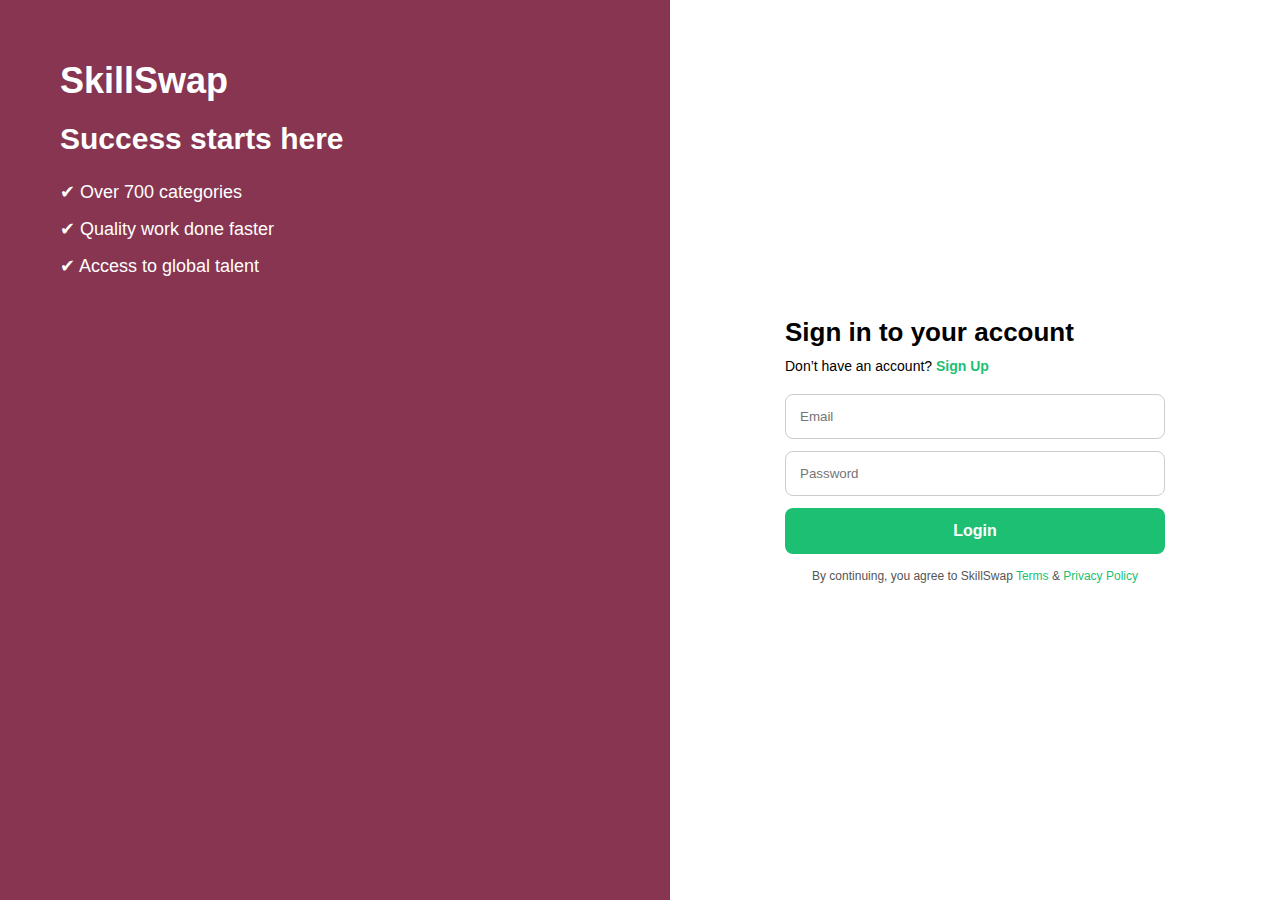
<file: public/login system.html>
<!DOCTYPE html>
<html lang="en">
<head>
<meta charset="UTF-8">
<title>SkillSwap | Login & Sign Up</title>
<meta name="viewport" content="width=device-width, initial-scale=1.0">

<style>
* {
    margin: 0;
    padding: 0;
    box-sizing: border-box;
    font-family: Arial, sans-serif;
}

.wrapper {
    display: flex;
    min-height: 100vh;
}

/* LEFT SECTION */
.left {
    flex: 1;
    background: linear-gradient(
        rgba(122, 31, 61, 0.9),
        rgba(122, 31, 61, 0.9)
    ),
    url("https://images.unsplash.com/photo-1522202176988-66273c2fd55f");
    background-size: cover;
    background-position: center;
    color: #fff;
    padding: 60px;
}

.left h1 {
    font-size: 36px;
    margin-bottom: 20px;
}

.left h2 {
    font-size: 30px;
    margin-bottom: 25px;
}

.left ul {
    list-style: none;
    font-size: 18px;
}

.left li {
    margin-bottom: 15px;
}

/* RIGHT SECTION */
.right {
    flex: 1;
    display: flex;
    justify-content: center;
    align-items: center;
    background: #fff;
    padding: 30px;
}

.box {
    width: 100%;
    max-width: 380px;
}

/* FORMS */
.form {
    display: none;
}

#login {
    display: block;
}

#signup:target {
    display: block;
}

#signup:target ~ #login {
    display: none;
}

/* INPUTS */
input {
    width: 100%;
    padding: 14px;
    margin-bottom: 12px;
    border-radius: 8px;
    border: 1px solid #ccc;
}

/* BUTTONS */
.btn {
    width: 100%;
    padding: 14px;
    border-radius: 8px;
    border: none;
    background: #1dbf73;
    color: #fff;
    font-size: 16px;
    cursor: pointer;
    font-weight: bold;
}

.btn:hover {
    background: #17a864;
}

/* TEXT */
h3 {
    font-size: 26px;
    margin-bottom: 10px;
}

.switch {
    font-size: 14px;
    margin-bottom: 20px;
}

.switch a {
    color: #1dbf73;
    font-weight: bold;
    text-decoration: none;
}

.note {
    font-size: 13px;
    text-align: center;
    margin-top: 10px;
    color: #555;
}

.terms {
    font-size: 12px;
    margin-top: 15px;
    color: #555;
    text-align: center;
}

.terms a {
    color: #1dbf73;
    text-decoration: none;
}

/* RESPONSIVE */
@media (max-width: 900px) {
    .left {
        display: none;
    }
}
</style>
</head>

<body>

<div class="wrapper">

    <!-- LEFT -->
    <div class="left">
        <h1>SkillSwap</h1>
        <h2>Success starts here</h2>
        <ul>
            <li>✔ Over 700 categories</li>
            <li>✔ Quality work done faster</li>
            <li>✔ Access to global talent</li>
        </ul>
    </div>

    <!-- RIGHT -->
    <div class="right">
        <div class="box">

            <!-- SIGN UP -->
            <form id="signup" class="form">
                <h3>Create your SkillSwap account</h3>

                <p class="switch">
                    Already have an account?
                    <a href="#login">Login</a>
                </p>

                <input type="text" placeholder="Full Name" required>
                <input type="email" placeholder="Email" required>
                <input type="password" placeholder="Password" required>

                <button class="btn">Sign Up</button>

                <p class="note">
                    A verification link will be sent to your email.
                </p>

                <p class="terms">
                    By joining, you agree to SkillSwap
                    <a href="#">Terms</a> & <a href="#">Privacy Policy</a>
                </p>
            </form>

            <!-- LOGIN -->
            <form id="login" class="form">
                <h3>Sign in to your account</h3>

                <p class="switch">
                    Don’t have an account?
                    <a href="#signup">Sign Up </a>
                </p>

                <input type="email" placeholder="Email" required>
                <input type="password" placeholder="Password" required>

                <button class="btn">Login</button>

                <p class="terms">
                    By continuing, you agree to SkillSwap
                    <a href="#">Terms</a> & <a href="#">Privacy Policy</a>
                </p>
            </form>

        </div>
    </div>

</div>

</body>
</html>
</file>
